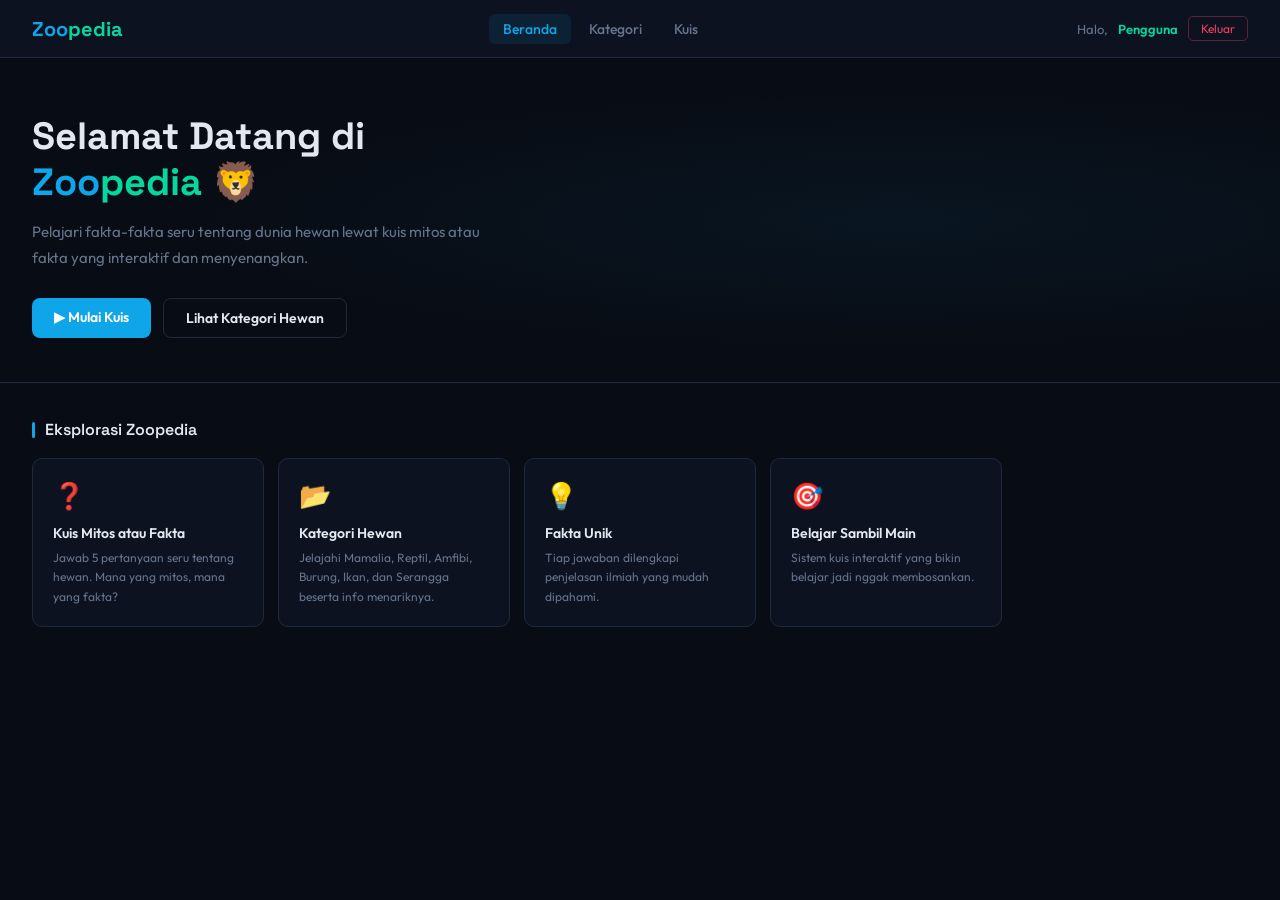
<file: index.html>
<!DOCTYPE html>
<html lang="id">
<head>
  <meta charset="UTF-8" />
  <meta name="viewport" content="width=device-width, initial-scale=1.0" />
  <title>Beranda - Zoopedia</title>
  <link rel="stylesheet" href="style.css" />
</head>
<body>

  <div class="navbar">
    <div class="logo"><span class="z">Zoo</span><span class="p">pedia</span></div>
    <nav>
      <a href="index.html" class="active">Beranda</a>
      <a href="kategori.html">Kategori</a>
      <a href="kuis.html">Kuis</a>
    </nav>
    <div class="user-info">
      Halo, <span class="uname" id="nama-user">Pengguna</span>
      <button class="btn-logout" onclick="logout()">Keluar</button>
    </div>
  </div>

  <div class="hero">
    <h1>Selamat Datang di<br><span class="hl">Zoo</span><span class="hl2">pedia</span> 🦁</h1>
    <p>Pelajari fakta-fakta seru tentang dunia hewan lewat kuis mitos atau fakta yang interaktif dan menyenangkan.</p>
    <div class="hero-btns">
      <a href="kuis.html" class="btn btn-primary">▶ Mulai Kuis</a>
      <a href="kategori.html" class="btn btn-outline">Lihat Kategori Hewan</a>
    </div>
  </div>

  <div class="section">
    <p class="section-title">Eksplorasi Zoopedia</p>
    <div class="cards-grid">
      <div class="card">
        <span class="card-icon">❓</span>
        <h3>Kuis Mitos atau Fakta</h3>
        <p>Jawab 5 pertanyaan seru tentang hewan. Mana yang mitos, mana yang fakta?</p>
      </div>
      <div class="card">
        <span class="card-icon">📂</span>
        <h3>Kategori Hewan</h3>
        <p>Jelajahi Mamalia, Reptil, Amfibi, Burung, Ikan, dan Serangga beserta info menariknya.</p>
      </div>
      <div class="card">
        <span class="card-icon">💡</span>
        <h3>Fakta Unik</h3>
        <p>Tiap jawaban dilengkapi penjelasan ilmiah yang mudah dipahami.</p>
      </div>
      <div class="card">
        <span class="card-icon">🎯</span>
        <h3>Belajar Sambil Main</h3>
        <p>Sistem kuis interaktif yang bikin belajar jadi nggak membosankan.</p>
      </div>
    </div>
  </div>

  <script src="main.js"></script>
</body>
</html>
</file>
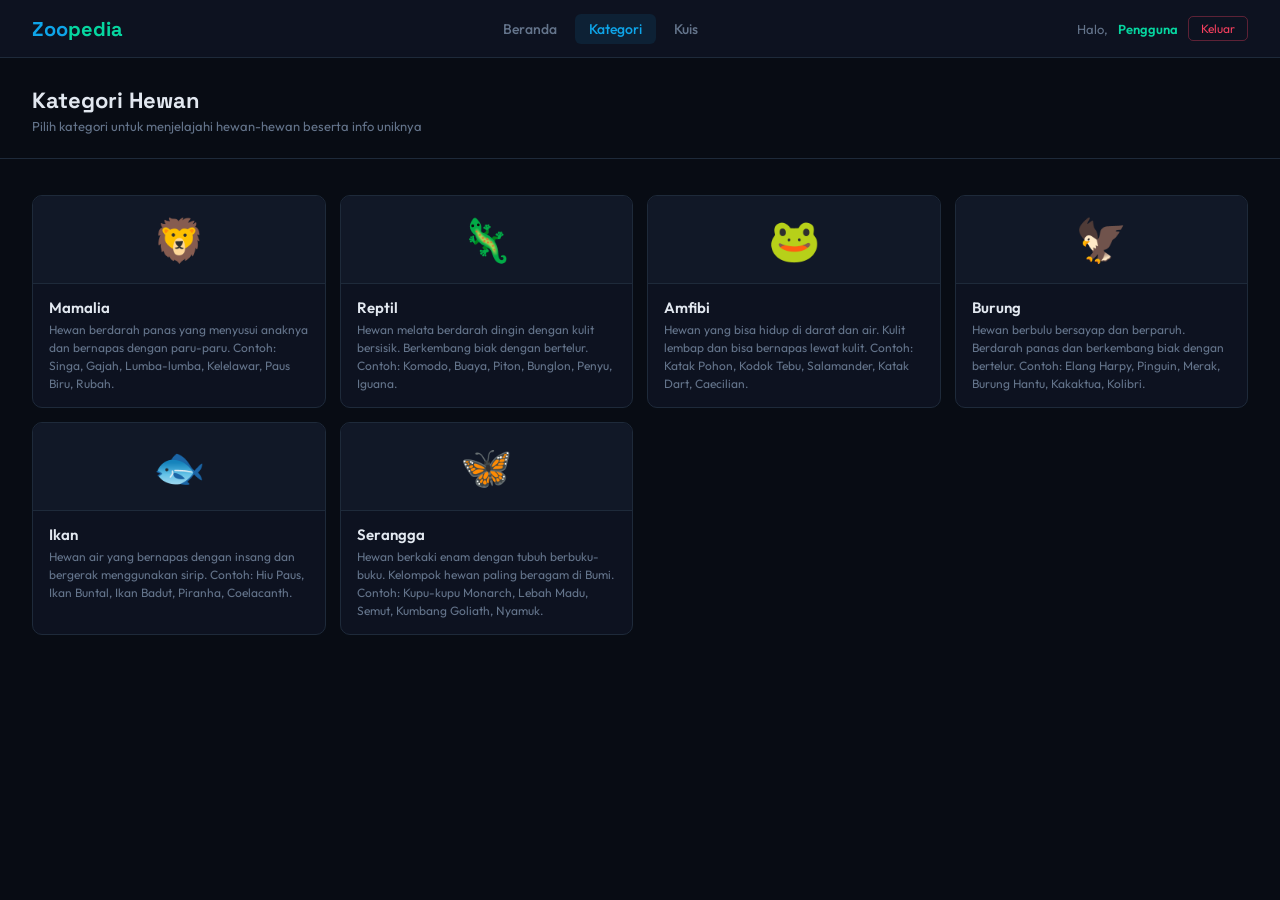
<file: kategori.html>
<!DOCTYPE html>
<html lang="id">
<head>
  <meta charset="UTF-8" />
  <title>Kategori Hewan - Zoopedia</title>
  <link rel="stylesheet" href="style.css" />
</head>
<body>

  <div class="navbar">
    <div class="logo"><span class="z">Zoo</span><span class="p">pedia</span></div>
    <nav>
      <a href="index.html">Beranda</a>
      <a href="kategori.html" class="active">Kategori</a>
      <a href="kuis.html">Kuis</a>
    </nav>
    <div class="user-info">
      Halo, <span class="uname" id="nama-user">Pengguna</span>
      <button class="btn-logout" onclick="logout()">Keluar</button>
    </div>
  </div>

  <div class="page-header">
    <h2>Kategori Hewan</h2>
    <p>Pilih kategori untuk menjelajahi hewan-hewan beserta info uniknya</p>
  </div>

  <div class="section">
    <div class="kategori-grid">

      <div class="kategori-card">
        <div class="kat-banner">🦁</div>
        <div class="kat-info">
          <h3>Mamalia</h3>
          <p>Hewan berdarah panas yang menyusui anaknya dan bernapas dengan paru-paru. Contoh: Singa, Gajah, Lumba-lumba, Kelelawar, Paus Biru, Rubah.</p>
        </div>
      </div>

      <div class="kategori-card">
        <div class="kat-banner">🦎</div>
        <div class="kat-info">
          <h3>Reptil</h3>
          <p>Hewan melata berdarah dingin dengan kulit bersisik. Berkembang biak dengan bertelur. Contoh: Komodo, Buaya, Piton, Bunglon, Penyu, Iguana.</p>
        </div>
      </div>

      <div class="kategori-card">
        <div class="kat-banner">🐸</div>
        <div class="kat-info">
          <h3>Amfibi</h3>
          <p>Hewan yang bisa hidup di darat dan air. Kulit lembap dan bisa bernapas lewat kulit. Contoh: Katak Pohon, Kodok Tebu, Salamander, Katak Dart, Caecilian.</p>
        </div>
      </div>

      <div class="kategori-card">
        <div class="kat-banner">🦅</div>
        <div class="kat-info">
          <h3>Burung</h3>
          <p>Hewan berbulu bersayap dan berparuh. Berdarah panas dan berkembang biak dengan bertelur. Contoh: Elang Harpy, Pinguin, Merak, Burung Hantu, Kakaktua, Kolibri.</p>
        </div>
      </div>

      <div class="kategori-card">
        <div class="kat-banner">🐟</div>
        <div class="kat-info">
          <h3>Ikan</h3>
          <p>Hewan air yang bernapas dengan insang dan bergerak menggunakan sirip. Contoh: Hiu Paus, Ikan Buntal, Ikan Badut, Piranha, Coelacanth.</p>
        </div>
      </div>

      <div class="kategori-card">
        <div class="kat-banner">🦋</div>
        <div class="kat-info">
          <h3>Serangga</h3>
          <p>Hewan berkaki enam dengan tubuh berbuku-buku. Kelompok hewan paling beragam di Bumi. Contoh: Kupu-kupu Monarch, Lebah Madu, Semut, Kumbang Goliath, Nyamuk.</p>
        </div>
      </div>

    </div>
  </div>

  <script src="main.js"></script>
</body>
</html>
</file>
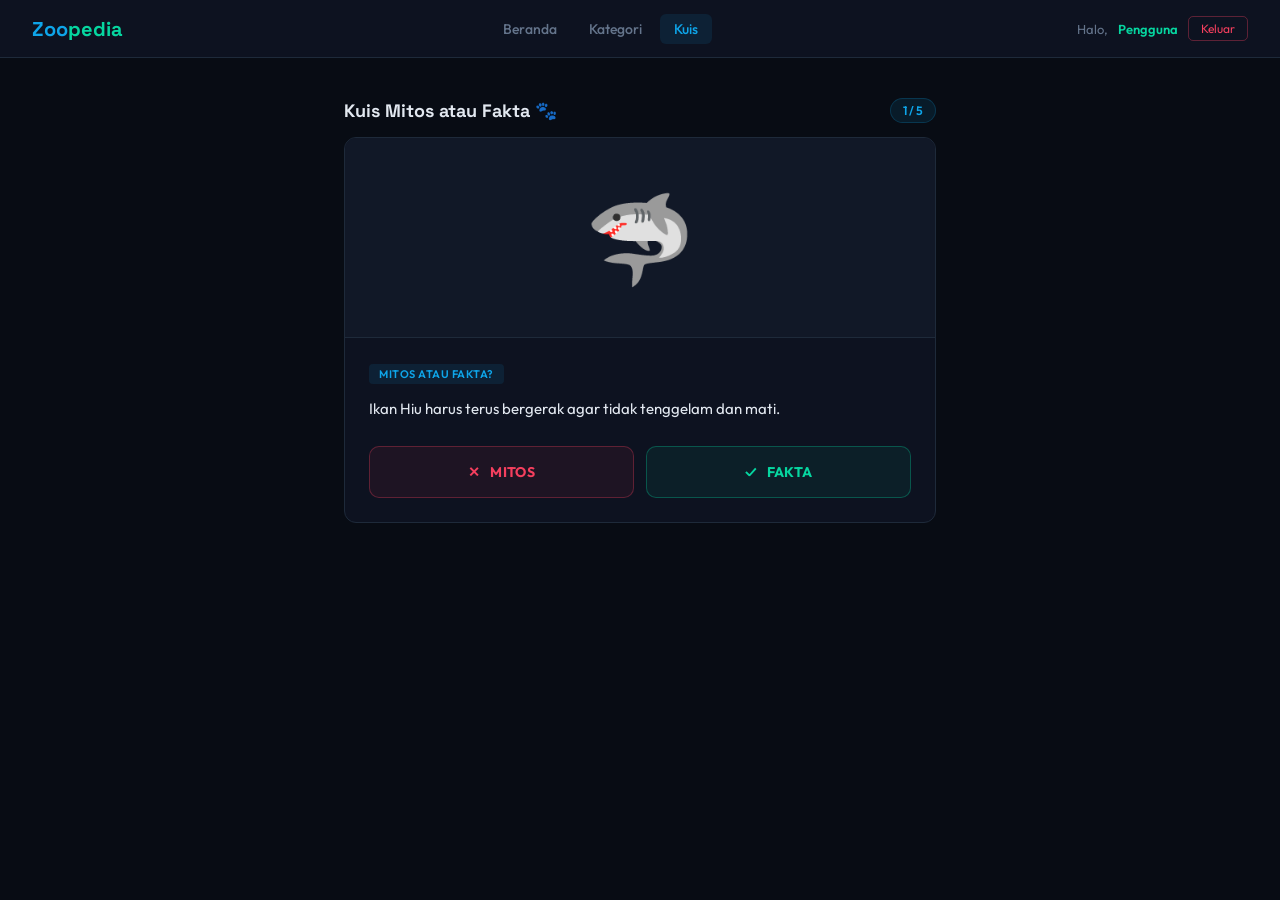
<file: kuis.html>
<!DOCTYPE html>
<html lang="id">
<head>
  <meta charset="UTF-8" />
  <meta name="viewport" content="width=device-width, initial-scale=1.0" />
  <title>Kuis - Zoopedia</title>
  <link rel="stylesheet" href="style.css" />
</head>
<body>

  <div class="navbar">
    <div class="logo"><span class="z">Zoo</span><span class="p">pedia</span></div>
    <nav>
      <a href="index.html">Beranda</a>
      <a href="kategori.html">Kategori</a>
      <a href="kuis.html" class="active">Kuis</a>
    </nav>
    <div class="user-info">
      Halo, <span class="uname" id="nama-user">Pengguna</span>
      <button class="btn-logout" onclick="logout()">Keluar</button>
    </div>
  </div>

  <div class="kuis-wrapper">

    <div class="kuis-topbar" id="kuis-topbar">
      <h2>Kuis Mitos atau Fakta 🐾</h2>
      <span class="soal-counter" id="soal-num">1 / 5</span>
    </div>

    <!-- Soal -->
    <div class="soal-box" id="soal-box">
      <div class="soal-img" id="soal-img">🐾</div>
      <div class="soal-content">
        <span class="soal-label">Mitos atau Fakta?</span>
        <h3 id="soal-pertanyaan">Memuat soal...</h3>
        <div class="jawaban-row">
          <button class="btn-jawab btn-mitos" id="btn-mitos" onclick="jawab('mitos')">
            ✕ &nbsp; MITOS
          </button>
          <button class="btn-jawab btn-fakta" id="btn-fakta" onclick="jawab('fakta')">
            ✓ &nbsp; FAKTA
          </button>
        </div>
      </div>
    </div>

    <div class="hasil-box" id="hasil-box">
      <div class="hasil-info" style="text-align:center;">
        <h3 id="hasil-pesan">Bagus!</h3>
        <p id="hasil-sub">Kamu sudah menyelesaikan kuis.</p>
        <div class="hasil-stat-row" style="justify-content:center; margin-top:16px;">
          <div class="hasil-stat benar-stat">
            <span class="stat-num" id="stat-benar">0</span>
            <span class="stat-label">✓ Benar</span>
          </div>
          <div class="hasil-stat salah-stat">
            <span class="stat-num" id="stat-salah">0</span>
            <span class="stat-label">✕ Salah</span>
          </div>
        </div>
      </div>
      <div class="hasil-btns" style="margin-top:24px;">
        <a href="index.html" class="btn btn-primary">← Ke Beranda</a>
      </div>
    </div>

  </div>

  <div class="snackbar" id="snackbar">
    <div class="sb-top">
      <span id="sb-icon">✅</span>
      <span id="sb-status">FAKTA!</span>
    </div>
    <p class="sb-penjelasan" id="sb-penjelasan"></p>
    <div class="sb-next" id="sb-next" onclick="lanjut()">Soal berikutnya →</div>
  </div>

  <script src="kuis.js"></script>
  <script src="main.js"></script>
</body>
</html>
</file>
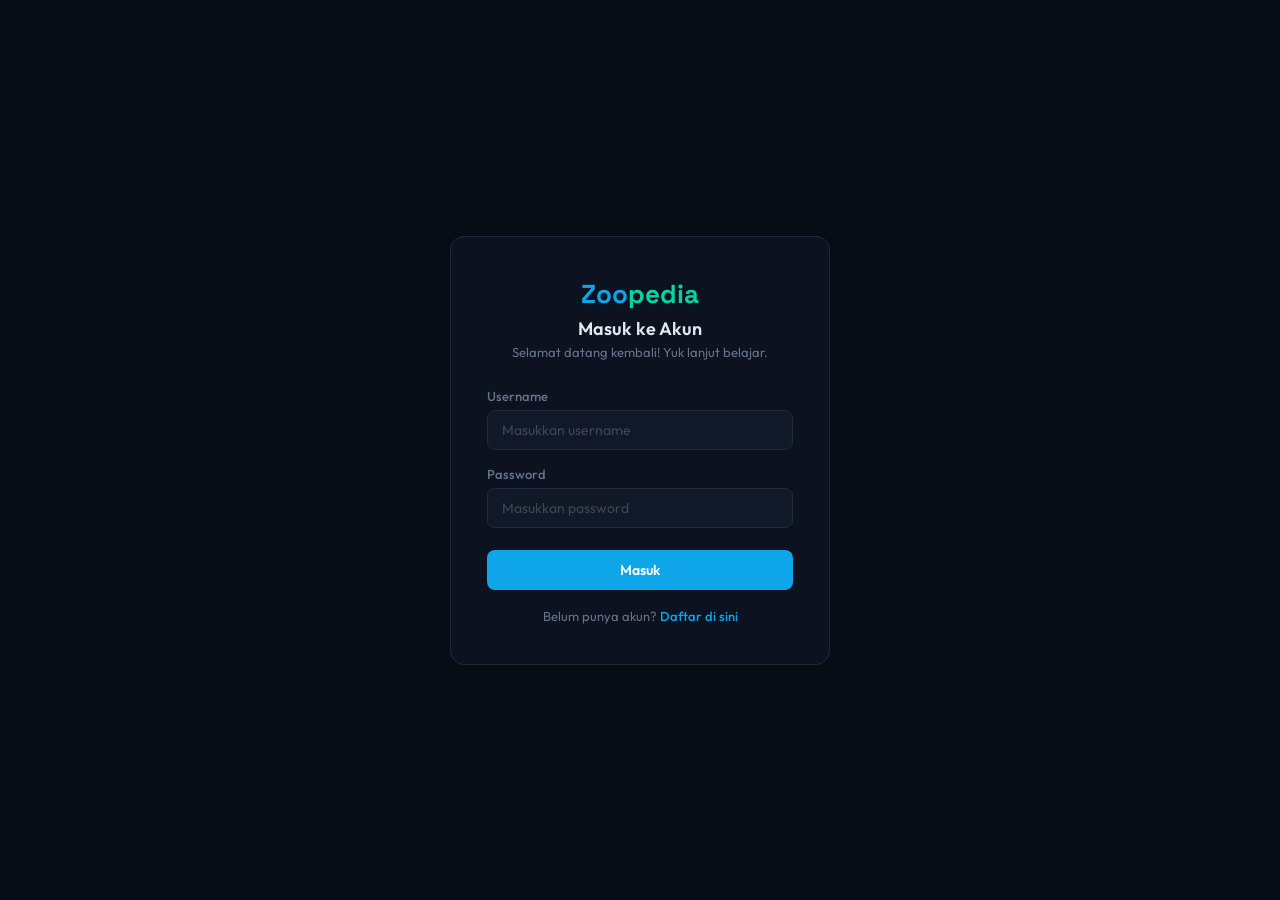
<file: login.html>
<!DOCTYPE html>
<html lang="id">
<head>
  <meta charset="UTF-8" />
  <meta name="viewport" content="width=device-width, initial-scale=1.0" />
  <title>Login - Zoopedia</title>
  <link rel="stylesheet" href="style.css" />
</head>
<body>
  <div class="auth-page">
    <div class="auth-box">
      <div class="auth-logo"><span class="z">Zoo</span><span class="p">pedia</span></div>
      <h2>Masuk ke Akun</h2>
      <p class="sub">Selamat datang kembali! Yuk lanjut belajar.</p>

      <div class="form-group">
        <label for="username">Username</label>
        <input type="text" id="username" placeholder="Masukkan username" />
      </div>
      <div class="form-group">
        <label for="password">Password</label>
        <input type="password" id="password" placeholder="Masukkan password" />
      </div>

      <p id="error-msg" class="error-msg"></p>
      <button class="btn btn-primary" onclick="doLogin()">Masuk</button>

      <div class="auth-link">
        Belum punya akun? <a href="register.html">Daftar di sini</a>
      </div>
    </div>
  </div>
  <script src="auth.js"></script>
</body>
</html>
</file>
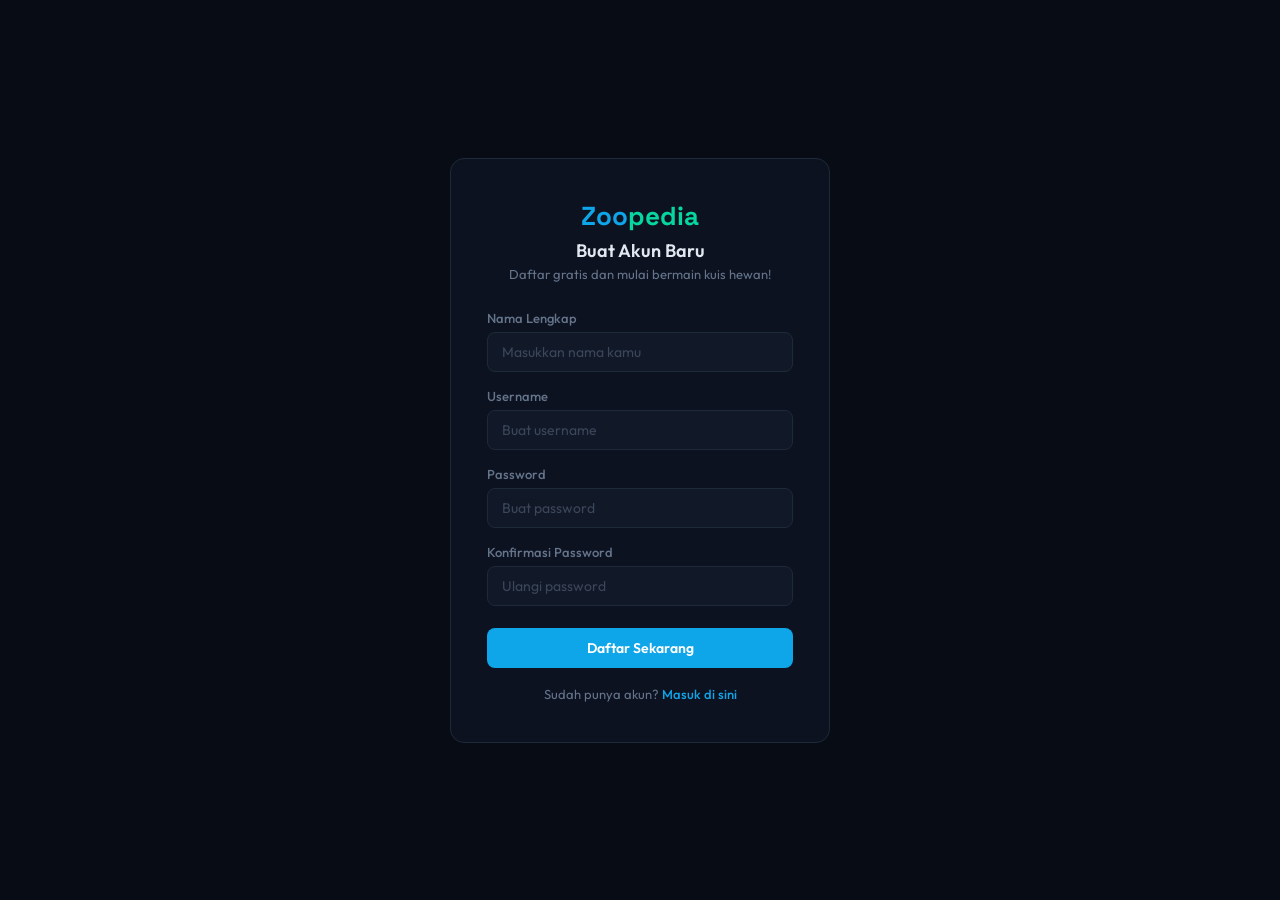
<file: register.html>
<!DOCTYPE html>
<html lang="id">
<head>
  <meta charset="UTF-8" />
  <meta name="viewport" content="width=device-width, initial-scale=1.0" />
  <title>Daftar - Zoopedia</title>
  <link rel="stylesheet" href="style.css" />
</head>
<body>
  <div class="auth-page">
    <div class="auth-box">
      <div class="auth-logo"><span class="z">Zoo</span><span class="p">pedia</span></div>
      <h2>Buat Akun Baru</h2>
      <p class="sub">Daftar gratis dan mulai bermain kuis hewan!</p>

      <div class="form-group">
        <label for="nama">Nama Lengkap</label>
        <input type="text" id="nama" placeholder="Masukkan nama kamu" />
      </div>
      <div class="form-group">
        <label for="username">Username</label>
        <input type="text" id="username" placeholder="Buat username" />
      </div>
      <div class="form-group">
        <label for="password">Password</label>
        <input type="password" id="password" placeholder="Buat password" />
      </div>
      <div class="form-group">
        <label for="konfirmasi">Konfirmasi Password</label>
        <input type="password" id="konfirmasi" placeholder="Ulangi password" />
      </div>

      <p id="error-msg" class="error-msg"></p>
      <p id="success-msg" class="success-msg"></p>
      <button class="btn btn-primary" onclick="doRegister()">Daftar Sekarang</button>

      <div class="auth-link">
        Sudah punya akun? <a href="login.html">Masuk di sini</a>
      </div>
    </div>
  </div>
  <script src="auth.js"></script>
</body>
</html>
</file>
<file: style.css>
@import url('https://fonts.googleapis.com/css2?family=Space+Grotesk:wght@400;500;600;700&family=Outfit:wght@300;400;500;600;700&display=swap');

* {
  margin: 0;
  padding: 0;
  box-sizing: border-box;
}

:root {
  --bg: #080c14;
  --bg2: #0d1220;
  --bg3: #111827;
  --border: #1e2a3a;
  --accent: #0ea5e9;
  --accent2: #06d6a0;
  --text: #e2e8f0;
  --muted: #64748b;
  --danger: #f43f5e;
}

body {
  background-color: var(--bg);
  color: var(--text);
  font-family: 'Outfit', sans-serif;
  min-height: 100vh;
}

a { text-decoration: none; color: inherit; }

::-webkit-scrollbar { width: 5px; }
::-webkit-scrollbar-track { background: var(--bg); }
::-webkit-scrollbar-thumb { background: var(--border); border-radius: 3px; }
.navbar {
  background-color: var(--bg2);
  border-bottom: 1px solid var(--border);
  padding: 0 32px;
  height: 58px;
  display: flex;
  align-items: center;
  justify-content: space-between;
  position: sticky;
  top: 0;
  z-index: 50;
}

.logo {
  font-family: 'Space Grotesk', sans-serif;
  font-size: 20px;
  font-weight: 700;
  color: var(--text);
}
.logo .z { color: var(--accent); }
.logo .p { color: var(--accent2); }

.navbar nav { display: flex; gap: 4px; }
.navbar nav a {
  color: var(--muted);
  padding: 6px 14px;
  border-radius: 6px;
  font-size: 14px;
  font-weight: 500;
  transition: all 0.2s;
}
.navbar nav a:hover { color: var(--text); background: var(--bg3); }
.navbar nav a.active { color: var(--accent); background: rgba(14,165,233,0.1); }

.user-info {
  display: flex;
  align-items: center;
  gap: 10px;
  font-size: 13px;
  color: var(--muted);
}
.user-info .uname { color: var(--accent2); font-weight: 600; }

.btn-logout {
  background: none;
  border: 1px solid rgba(244,63,94,0.35);
  color: var(--danger);
  padding: 4px 12px;
  border-radius: 5px;
  font-size: 12px;
  cursor: pointer;
  font-family: 'Outfit', sans-serif;
  transition: all 0.2s;
}
.btn-logout:hover { background: rgba(244,63,94,0.1); }
.btn {
  display: inline-block;
  padding: 10px 22px;
  border-radius: 8px;
  font-size: 14px;
  font-weight: 600;
  cursor: pointer;
  border: none;
  font-family: 'Outfit', sans-serif;
  transition: all 0.2s;
}
.btn:active { transform: scale(0.97); }

.btn-primary { background-color: var(--accent); color: #fff; }
.btn-primary:hover { background-color: #0284c7; }

.btn-outline {
  background: transparent;
  border: 1px solid var(--border);
  color: var(--text);
}
.btn-outline:hover { border-color: var(--accent); color: var(--accent); }

.auth-page {
  min-height: 100vh;
  display: flex;
  align-items: center;
  justify-content: center;
  background-color: var(--bg);
  background-image: none;
}

.auth-box {
  background-color: var(--bg2);
  border: 1px solid var(--border);
  border-radius: 14px;
  padding: 40px 36px;
  width: 380px;
}

.auth-logo {
  font-family: 'Space Grotesk', sans-serif;
  font-size: 26px;
  font-weight: 700;
  margin-bottom: 6px;
  text-align: center;
  
}
.auth-logo .z { color: var(--accent); }
.auth-logo .p { color: var(--accent2); }

.auth-box h2 { 
  font-size: 18px; 
  font-weight: 600; 
  margin-bottom: 4px; 
  text-align: center;
}

.auth-box .sub { 
  font-size: 13px; 
  color: var(--muted); 
  margin-bottom: 28px;
  text-align: center;
}

.form-group { margin-bottom: 16px; }
.form-group label {
  display: block;
  font-size: 13px;
  color: var(--muted);
  margin-bottom: 6px;
  font-weight: 500;
}
.form-group input {
  width: 100%;
  padding: 10px 14px;
  background-color: var(--bg3);
  border: 1px solid var(--border);
  border-radius: 8px;
  color: var(--text);
  font-size: 14px;
  font-family: 'Outfit', sans-serif;
  outline: none;
  transition: border 0.2s;
}
.form-group input:focus { border-color: var(--accent); }
.form-group input::placeholder { color: var(--muted); opacity: 0.5; }

.auth-box .btn { width: 100%; padding: 11px; margin-top: 6px; }

.auth-link { text-align: center; margin-top: 18px; font-size: 13px; color: var(--muted); }
.auth-link a { color: var(--accent); font-weight: 500; }

.error-msg { color: var(--danger); font-size: 13px; margin-bottom: 10px; display: none; }
.success-msg { color: var(--accent2); font-size: 13px; margin-bottom: 10px; display: none; }
.hero {
  padding: 56px 32px 44px;
  border-bottom: 1px solid var(--border);
  background-image: radial-gradient(ellipse at 70% 50%, rgba(14,165,233,0.06) 0%, transparent 60%);
}

.hero-badge {
  display: inline-flex;
  align-items: center;
  gap: 6px;
  background: rgba(14,165,233,0.1);
  border: 1px solid rgba(14,165,233,0.2);
  color: var(--accent);
  font-size: 12px;
  font-weight: 600;
  padding: 5px 14px;
  border-radius: 20px;
  margin-bottom: 20px;
}

.hero h1 {
  font-family: 'Space Grotesk', sans-serif;
  font-size: 38px;
  font-weight: 700;
  line-height: 1.2;
  margin-bottom: 14px;
}
.hero h1 .hl { color: var(--accent); }
.hero h1 .hl2 { color: var(--accent2); }

.hero p {
  color: var(--muted);
  font-size: 15px;
  max-width: 460px;
  line-height: 1.7;
  margin-bottom: 28px;
}

.hero-btns { display: flex; gap: 12px; flex-wrap: wrap; }
.section { padding: 36px 32px; }

.section-title {
  font-family: 'Space Grotesk', sans-serif;
  font-size: 16px;
  font-weight: 600;
  color: var(--text);
  margin-bottom: 18px;
  display: flex;
  align-items: center;
  gap: 10px;
}
.section-title::before {
  content: '';
  display: inline-block;
  width: 3px;
  height: 16px;
  background: var(--accent);
  border-radius: 2px;
}
.cards-grid {
  display: grid;
  grid-template-columns: repeat(auto-fill, minmax(210px, 1fr));
  gap: 14px;
}
.card {
  background-color: var(--bg2);
  border: 1px solid var(--border);
  border-radius: 10px;
  padding: 20px;
  cursor: default;
  transition: border-color 0.2s, transform 0.15s;
  text-decoration: none;
  color: inherit;
  display: block;
}

.card .card-icon { font-size: 26px; margin-bottom: 12px; display: block; }
.card h3 { font-size: 14px; font-weight: 600; margin-bottom: 6px; }
.card p { font-size: 12px; color: var(--muted); line-height: 1.6; }
.card .card-arrow { display: inline-block; color: var(--accent); font-size: 12px; margin-top: 10px; font-weight: 600; }

.page-header {
  padding: 28px 32px 24px;
  border-bottom: 1px solid var(--border);
}
.page-header h2 {
  font-family: 'Space Grotesk', sans-serif;
  font-size: 22px;
  font-weight: 700;
  margin-bottom: 4px;
}
.page-header p { font-size: 13px; color: var(--muted); }

.kategori-grid {
  display: grid;
  grid-template-columns: repeat(auto-fill, minmax(240px, 1fr));
  gap: 14px;
}

.kategori-card {
  background-color: var(--bg2);
  border: 1px solid var(--border);
  border-radius: 10px;
  overflow: hidden;
  text-decoration: none;
  display: block;
  cursor: default;
}

.kat-banner {
  height: 88px;
  background-color: var(--bg3);
  display: flex;
  align-items: center;
  justify-content: center;
  font-size: 42px;
  border-bottom: 1px solid var(--border);
}

.kat-info { padding: 14px 16px; }
.kat-info h3 { font-size: 15px; font-weight: 600; margin-bottom: 4px; }
.kat-info p { font-size: 12px; color: var(--muted); line-height: 1.5; }
.kat-tag {
  display: inline-block;
  background: rgba(6,214,160,0.1);
  color: var(--accent2);
  font-size: 11px;
  padding: 2px 8px;
  border-radius: 4px;
  margin-top: 8px;
  font-weight: 500;
}

.kuis-wrapper {
  max-width: 640px;
  margin: 0 auto;
  padding: 40px 24px 80px;
}

.kuis-topbar {
  display: flex;
  align-items: center;
  justify-content: space-between;
  margin-bottom: 14px;
}
.kuis-topbar h2 {
  font-family: 'Space Grotesk', sans-serif;
  font-size: 18px;
  font-weight: 700;
}
.soal-counter {
  background: rgba(14,165,233,0.1);
  border: 1px solid rgba(14,165,233,0.2);
  color: var(--accent);
  font-size: 12px;
  font-weight: 600;
  padding: 4px 12px;
  border-radius: 20px;
}

.progress-bar {
  width: 100%;
  height: 4px;
  background-color: var(--border);
  border-radius: 4px;
  overflow: hidden;
  margin-bottom: 28px;
}
.progress-fill {
  height: 100%;
  background-color: var(--accent);
  border-radius: 4px;
  transition: width 0.5s ease;
}

.soal-box {
  background-color: var(--bg2);
  border: 1px solid var(--border);
  border-radius: 12px;
  overflow: hidden;
}

.soal-img {
  width: 100%;
  height: 200px;
  background-color: var(--bg3);
  display: flex;
  align-items: center;
  justify-content: center;
  font-size: 88px;
  border-bottom: 1px solid var(--border);
}

.soal-content { padding: 24px; }

.soal-label {
  display: inline-block;
  background: rgba(14,165,233,0.1);
  color: var(--accent);
  font-size: 11px;
  font-weight: 600;
  padding: 3px 10px;
  border-radius: 4px;
  margin-bottom: 12px;
  letter-spacing: 0.5px;
  text-transform: uppercase;
}

.soal-content h3 {
  font-size: 15px;
  font-weight: 400;
  line-height: 1.7;
  margin-bottom: 24px;
  color: var(--text);
}

.jawaban-row {
  display: grid;
  grid-template-columns: 1fr 1fr;
  gap: 12px;
}

.btn-jawab {
  padding: 16px;
  border-radius: 10px;
  font-size: 14px;
  font-weight: 700;
  cursor: pointer;
  border: 1px solid;
  font-family: 'Outfit', sans-serif;
  transition: all 0.2s;
  letter-spacing: 0.3px;
}

.btn-mitos {
  background: rgba(244,63,94,0.07);
  border-color: rgba(244,63,94,0.3);
  color: var(--danger);
}
.btn-mitos:hover:not(:disabled) {
  background: rgba(244,63,94,0.14);
  border-color: var(--danger);
}

.btn-fakta {
  background: rgba(6,214,160,0.07);
  border-color: rgba(6,214,160,0.3);
  color: var(--accent2);
}
.btn-fakta:hover:not(:disabled) {
  background: rgba(6,214,160,0.14);
  border-color: var(--accent2);
}

.btn-jawab:disabled { opacity: 0.4; cursor: not-allowed; }

.snackbar {
  position: fixed;
  bottom: -160px;
  left: 50%;
  transform: translateX(-50%);
  background-color: var(--bg2);
  border: 1px solid var(--border);
  border-radius: 10px;
  padding: 16px 20px;
  width: 92%;
  max-width: 520px;
  transition: bottom 0.35s cubic-bezier(0.34, 1.56, 0.64, 1);
  z-index: 100;
}
.snackbar.show { bottom: 24px; }
.snackbar.benar { border-color: rgba(6,214,160,0.5); }
.snackbar.salah { border-color: rgba(244,63,94,0.5); }

.sb-top {
  display: flex;
  align-items: center;
  gap: 8px;
  font-size: 14px;
  font-weight: 700;
  margin-bottom: 6px;
  font-family: 'Space Grotesk', sans-serif;
}
.snackbar.benar .sb-top { color: var(--accent2); }
.snackbar.salah .sb-top { color: var(--danger); }

.sb-penjelasan { font-size: 13px; color: var(--muted); line-height: 1.55; }

.sb-next {
  margin-top: 12px;
  font-size: 13px;
  color: var(--accent);
  cursor: pointer;
  text-align: right;
  font-weight: 600;
  display: flex;
  align-items: center;
  justify-content: flex-end;
  gap: 4px;
}
.sb-next:hover { color: var(--accent2); }

.hasil-box {
  background-color: var(--bg2);
  border: 1px solid var(--border);
  border-radius: 12px;
  padding: 44px 32px;
  text-align: center;
  display: none;
}
.hasil-box.show { display: block; }

.skor-ring {
  width: 110px;
  height: 110px;
  border-radius: 50%;
  border: 3px solid var(--accent2);
  display: flex;
  align-items: center;
  justify-content: center;
  margin: 0 auto 20px;
  background: rgba(6,214,160,0.06);
}
.skor-ring .skor-big {
  font-family: 'Space Grotesk', sans-serif;
  font-size: 28px;
  font-weight: 700;
  color: var(--accent2);
}

.hasil-box h3 {
  font-family: 'Space Grotesk', sans-serif;
  font-size: 20px;
  font-weight: 700;
  margin-bottom: 8px;
}
.hasil-box p { color: var(--muted); font-size: 14px; margin-bottom: 28px; line-height: 1.6; }
.hasil-btns { display: flex; gap: 12px; justify-content: center; flex-wrap: wrap; }

.divider { border: none; border-top: 1px solid var(--border); }

.hasil-top {
  display: flex;
  align-items: center;
  gap: 24px;
  margin-bottom: 24px;
  text-align: left;
}

.hasil-info {
  flex: 1;
}

.hasil-stat-row {
  display: flex;
  gap: 12px;
  margin-top: 12px;
}

.hasil-stat {
  display: flex;
  flex-direction: column;
  align-items: center;
  padding: 10px 20px;
  border-radius: 8px;
  min-width: 70px;
}

.benar-stat {
  background: rgba(6,214,160,0.1);
  border: 1px solid rgba(6,214,160,0.3);
}

.salah-stat {
  background: rgba(244,63,94,0.08);
  border: 1px solid rgba(244,63,94,0.25);
}

.stat-num {
  font-family: 'Space Grotesk', sans-serif;
  font-size: 24px;
  font-weight: 700;
}

.benar-stat .stat-num { color: var(--accent2); }
.salah-stat .stat-num { color: var(--danger); }

.stat-label {
  font-size: 11px;
  color: var(--muted);
  margin-top: 2px;
  font-weight: 500;
}

.rekap-list {
  display: flex;
  flex-direction: column;
  gap: 8px;
  margin-bottom: 24px;
  text-align: left;
}

.rekap-item {
  display: flex;
  align-items: flex-start;
  gap: 12px;
  padding: 12px 14px;
  border-radius: 8px;
  border: 1px solid;
}

.rekap-benar {
  background: rgba(6,214,160,0.05);
  border-color: rgba(6,214,160,0.2);
}

.rekap-salah {
  background: rgba(244,63,94,0.05);
  border-color: rgba(244,63,94,0.2);
}

.rekap-nomor {
  font-size: 14px;
  font-weight: 700;
  min-width: 20px;
  margin-top: 1px;
}

.rekap-benar .rekap-nomor { color: var(--accent2); }
.rekap-salah .rekap-nomor { color: var(--danger); }

.rekap-isi { flex: 1; }

.rekap-soal {
  font-size: 13px;
  color: var(--text);
  line-height: 1.5;
  margin-bottom: 4px;
}

.rekap-keterangan {
  font-size: 12px;
  color: var(--muted);
}

.rekap-keterangan strong {
  color: var(--text);
}
</file>
